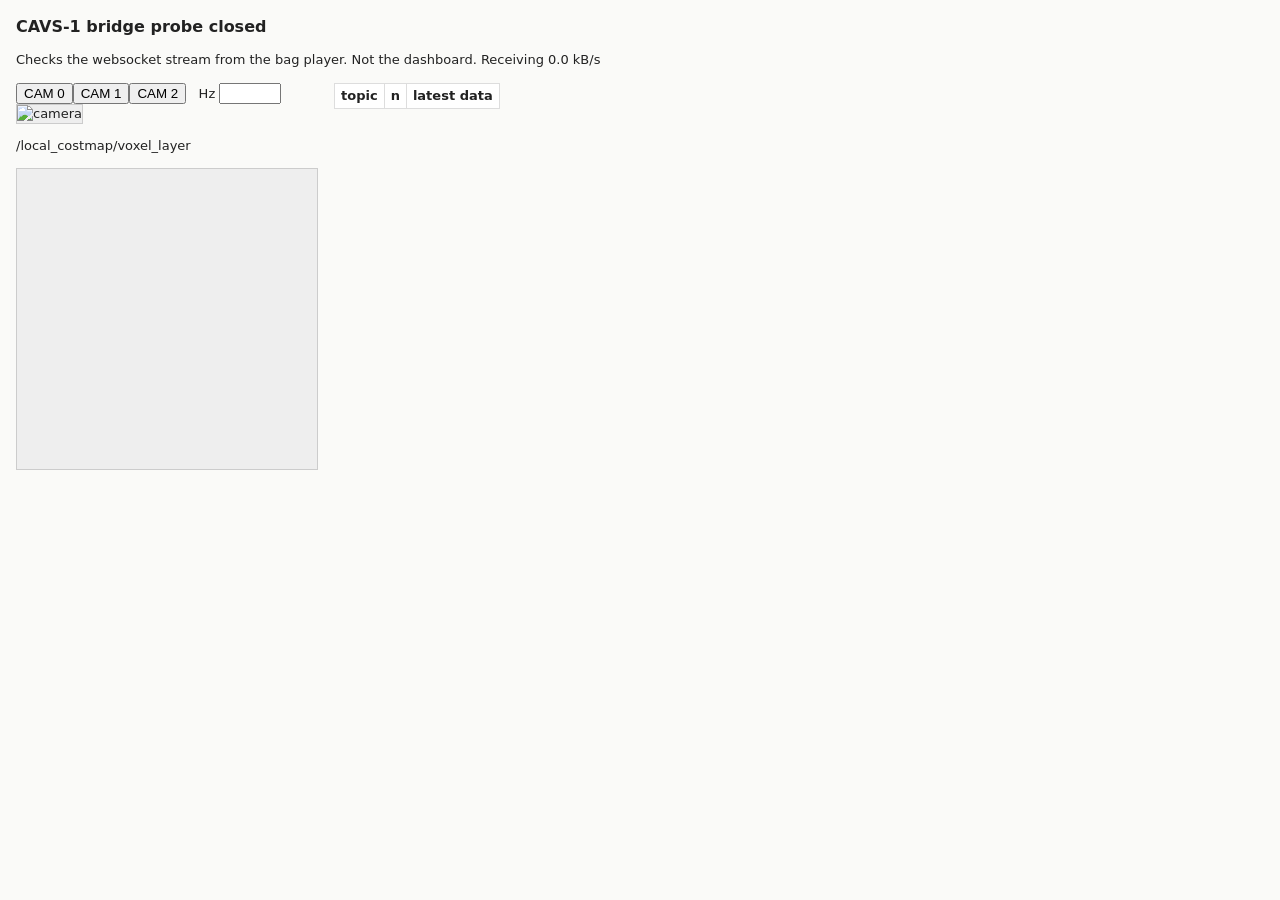
<file: Implementation/bridge/probe.html>
<!doctype html>
<html lang="en">
<head>
<meta charset="utf-8">
<meta name="viewport" content="width=device-width, initial-scale=1">
<title>CAVS-1 bridge probe</title>
<style>
  body { font: 13px/1.4 system-ui, sans-serif; margin: 16px; background: #fafaf8; color: #222; }
  h1 { font-size: 16px; margin: 0 0 8px; }
  .row { display: flex; gap: 16px; flex-wrap: wrap; align-items: flex-start; }
  table { border-collapse: collapse; background: #fff; }
  td, th { border: 1px solid #ddd; padding: 3px 6px; text-align: left; vertical-align: top; }
  td.v { font-family: ui-monospace, monospace; font-size: 11px; max-width: 560px; overflow-wrap: anywhere; }
  img, canvas { border: 1px solid #ccc; background: #eee; image-rendering: pixelated; }
  button.on { background: #222; color: #fff; }
  #status { font-weight: 600; }
</style>
</head>
<body>
<h1>CAVS-1 bridge probe <span id="status">connecting…</span></h1>
<p>Checks the websocket stream from the bag player. Not the dashboard. <span id="rate"></span></p>
<div class="row">
  <div>
    <div>
      <button data-cam="0">CAM 0</button><button data-cam="1">CAM 1</button><button data-cam="2">CAM 2</button>
      &nbsp; Hz <input id="hz" type="number" step="0.5" min="0.2" max="10" style="width:4em">
    </div>
    <img id="cam" width="480" alt="camera"><div id="camInfo"></div>
    <p>/local_costmap/voxel_layer</p>
    <canvas id="grid" width="300" height="300"></canvas><div id="gridInfo"></div>
  </div>
  <table><thead><tr><th>topic</th><th>n</th><th>latest data</th></tr></thead><tbody id="tb"></tbody></table>
</div>
<script>
const ws = new WebSocket(`${location.protocol === "https:" ? "wss" : "ws"}://${location.host}${location.pathname.replace(/[^/]*$/, "")}`);
const rows = {}, counts = {};
let bytes = 0, camTopic = "";
const $ = id => document.getElementById(id);
ws.onopen = () => $("status").textContent = "connected";
ws.onclose = () => $("status").textContent = "closed";
setInterval(() => { $("rate").textContent = `Receiving ${(bytes / 1024).toFixed(1)} kB/s`; bytes = 0; }, 1000);
document.querySelectorAll("[data-cam]").forEach(b => b.onclick = () => ws.send(JSON.stringify({cmd: "camera", id: +b.dataset.cam})));
$("hz").onchange = e => ws.send(JSON.stringify({cmd: "camera_rate", hz: +e.target.value}));
function settings(m) {
  camTopic = `/cam_${m.camera}/image_raw`; $("hz").value = m.camera_hz;
  document.querySelectorAll("[data-cam]").forEach(b => b.classList.toggle("on", +b.dataset.cam === m.camera));
}
function drawGrid(d) {
  const img = new Image();
  img.onload = () => {
    const c = $("grid"), x = c.getContext("2d"); c.width = d.width; c.height = d.height;
    x.drawImage(img, 0, 0); const px = x.getImageData(0, 0, d.width, d.height), p = px.data;
    for (let i = 0; i < p.length; i += 4) {            // value 0..100 -> white..red, 255 (unknown) -> grey
      const v = p[i]; let r = 250, g = 250, b = 248;
      if (v === 255) { r = g = 236; b = 232; } else if (v >= 99) { r = 200; g = 70; b = 60; }
      else if (v > 0) { r = 250 - 20 * v / 99; g = 250 - 100 * v / 99; b = 248 - 140 * v / 99; }
      p[i] = r; p[i + 1] = g; p[i + 2] = b;
    }
    x.putImageData(px, 0, 0);
    c.style.transform = "scaleY(-1)"; c.style.width = c.style.height = "300px";
  };
  img.src = "data:image/png;base64," + d.png;
  $("gridInfo").textContent = `${d.width}×${d.height} cells, ${d.resolution} m/cell, origin (${d.origin_x.toFixed(2)}, ${d.origin_y.toFixed(2)})`;
}
ws.onmessage = ev => {
  bytes += ev.data.length;
  const m = JSON.parse(ev.data);
  if (m.type === "hello" || m.type === "settings") return settings(m);
  const t = m.topic, d = m.data; counts[t] = (counts[t] || 0) + 1;
  if (t === camTopic) {
    $("cam").src = "data:image/jpeg;base64," + d.jpeg;
    $("camInfo").textContent = `${t}  ${d.width}×${d.height} ${d.encoding}  stamp ${d.stamp.toFixed(3)}`;
  }
  if (t === "/local_costmap/voxel_layer") drawGrid(d);
  if (!rows[t]) {
    const tr = document.createElement("tr"); tr.innerHTML = `<td>${t}</td><td></td><td class="v"></td>`;
    rows[t] = tr; [...$("tb").children, tr].sort((a, b) => a.firstChild.textContent.localeCompare(b.firstChild.textContent)).forEach(r => $("tb").appendChild(r));
  }
  const show = {...d}; delete show.png; delete show.jpeg;
  if (show.poses) show.poses = `[${show.poses.length} poses]`;
  rows[t].children[1].textContent = counts[t];
  rows[t].children[2].textContent = JSON.stringify(show).slice(0, 400);
};
</script>
</body>
</html>
</file>
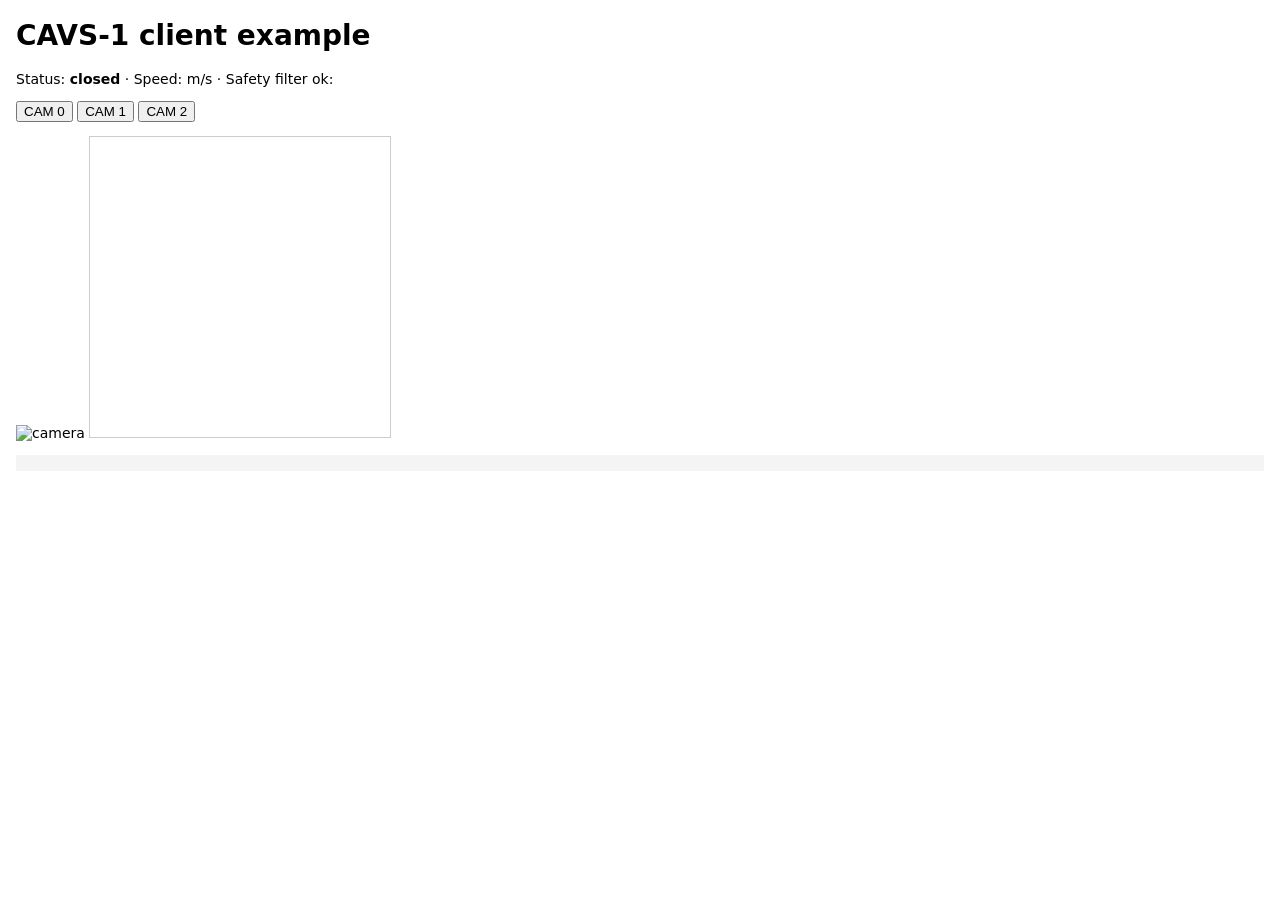
<file: Implementation/client/example.html>
<!doctype html>
<html lang="en">
<head>
<meta charset="utf-8">
<meta name="viewport" content="width=device-width, initial-scale=1">
<title>CAVS-1 client example</title>
<style>
  body { font: 14px system-ui, sans-serif; margin: 16px; }
  canvas { border: 1px solid #ccc; image-rendering: pixelated; width: 300px; height: 300px; transform: scaleY(-1); }
  pre { background: #f4f4f4; padding: 8px; max-height: 200px; overflow: auto; }
</style>
</head>
<body>
<h1>CAVS-1 client example</h1>
<p>Status: <b id="status"></b> · Speed: <b id="speed"></b> m/s · Safety filter ok: <b id="ok"></b></p>
<p><button data-cam="0">CAM 0</button> <button data-cam="1">CAM 1</button> <button data-cam="2">CAM 2</button></p>
<img id="cam" width="320" alt="camera">
<canvas id="grid"></canvas>
<pre id="log"></pre>

<!-- Serve this folder over http (for example: python -m http.server 8000 in Implementation/client),
     then open http://localhost:8000/example.html. Modules do not load from file://. -->
<script type="module">
import { CavsClient, decodeGrid, cameraSrc } from "./cavs-client.js";

const cavs = new CavsClient("ws://localhost:8765/");
const $ = (id) => document.getElementById(id);

cavs.onStatus((s) => ($("status").textContent = s));
cavs.on("/mtx/odom", (d) => ($("speed").textContent = d.linear_x.toFixed(2)));
cavs.on("/mtx/velocity_filter/status", (d) => ($("ok").textContent = d.ok));

for (const c of [0, 1, 2]) cavs.on(`/cam_${c}/image_raw`, (d) => ($("cam").src = cameraSrc(d)));
document.querySelectorAll("[data-cam]").forEach((b) => (b.onclick = () => cavs.setCamera(+b.dataset.cam)));

cavs.on("/local_costmap/costmap", async (d) => {
  const g = await decodeGrid(d);
  const cv = $("grid"); cv.width = g.width; cv.height = g.height;
  const ctx = cv.getContext("2d"), img = ctx.createImageData(g.width, g.height);
  g.values.forEach((v, i) => {
    const shade = v < 0 ? 200 : 255 - Math.round(v * 2.55);   // unknown grey, free white, occupied black
    img.data.set([shade, shade, shade, 255], i * 4);
  });
  ctx.putImageData(img, 0, 0);                                 // canvas is flipped by CSS (row 0 at the bottom)
});

cavs.on("/rosout", (d) => {
  if (d.level >= 30) $("log").textContent = `${d.level} ${d.name}: ${d.msg}\n` + $("log").textContent;
});
cavs.onRestart(() => ($("log").textContent = "(bag restarted)\n"));
</script>
</body>
</html>
</file>
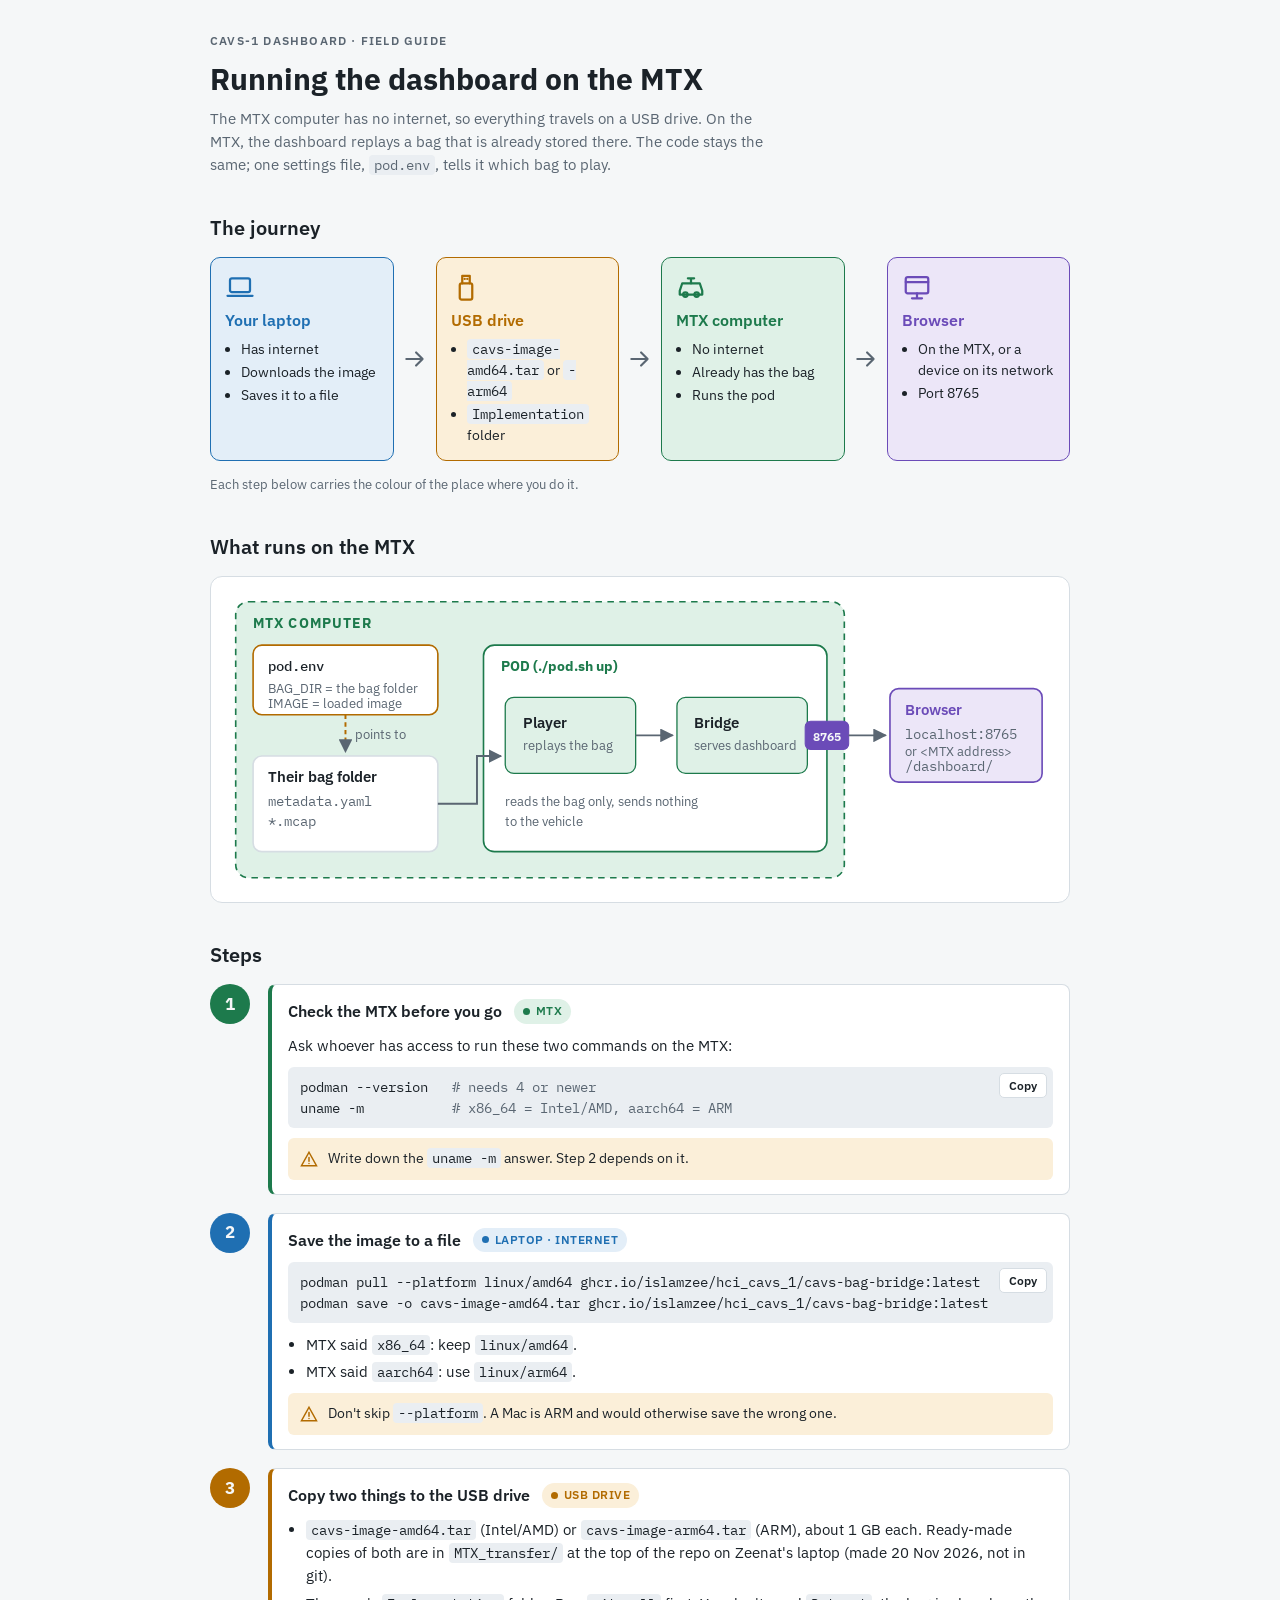
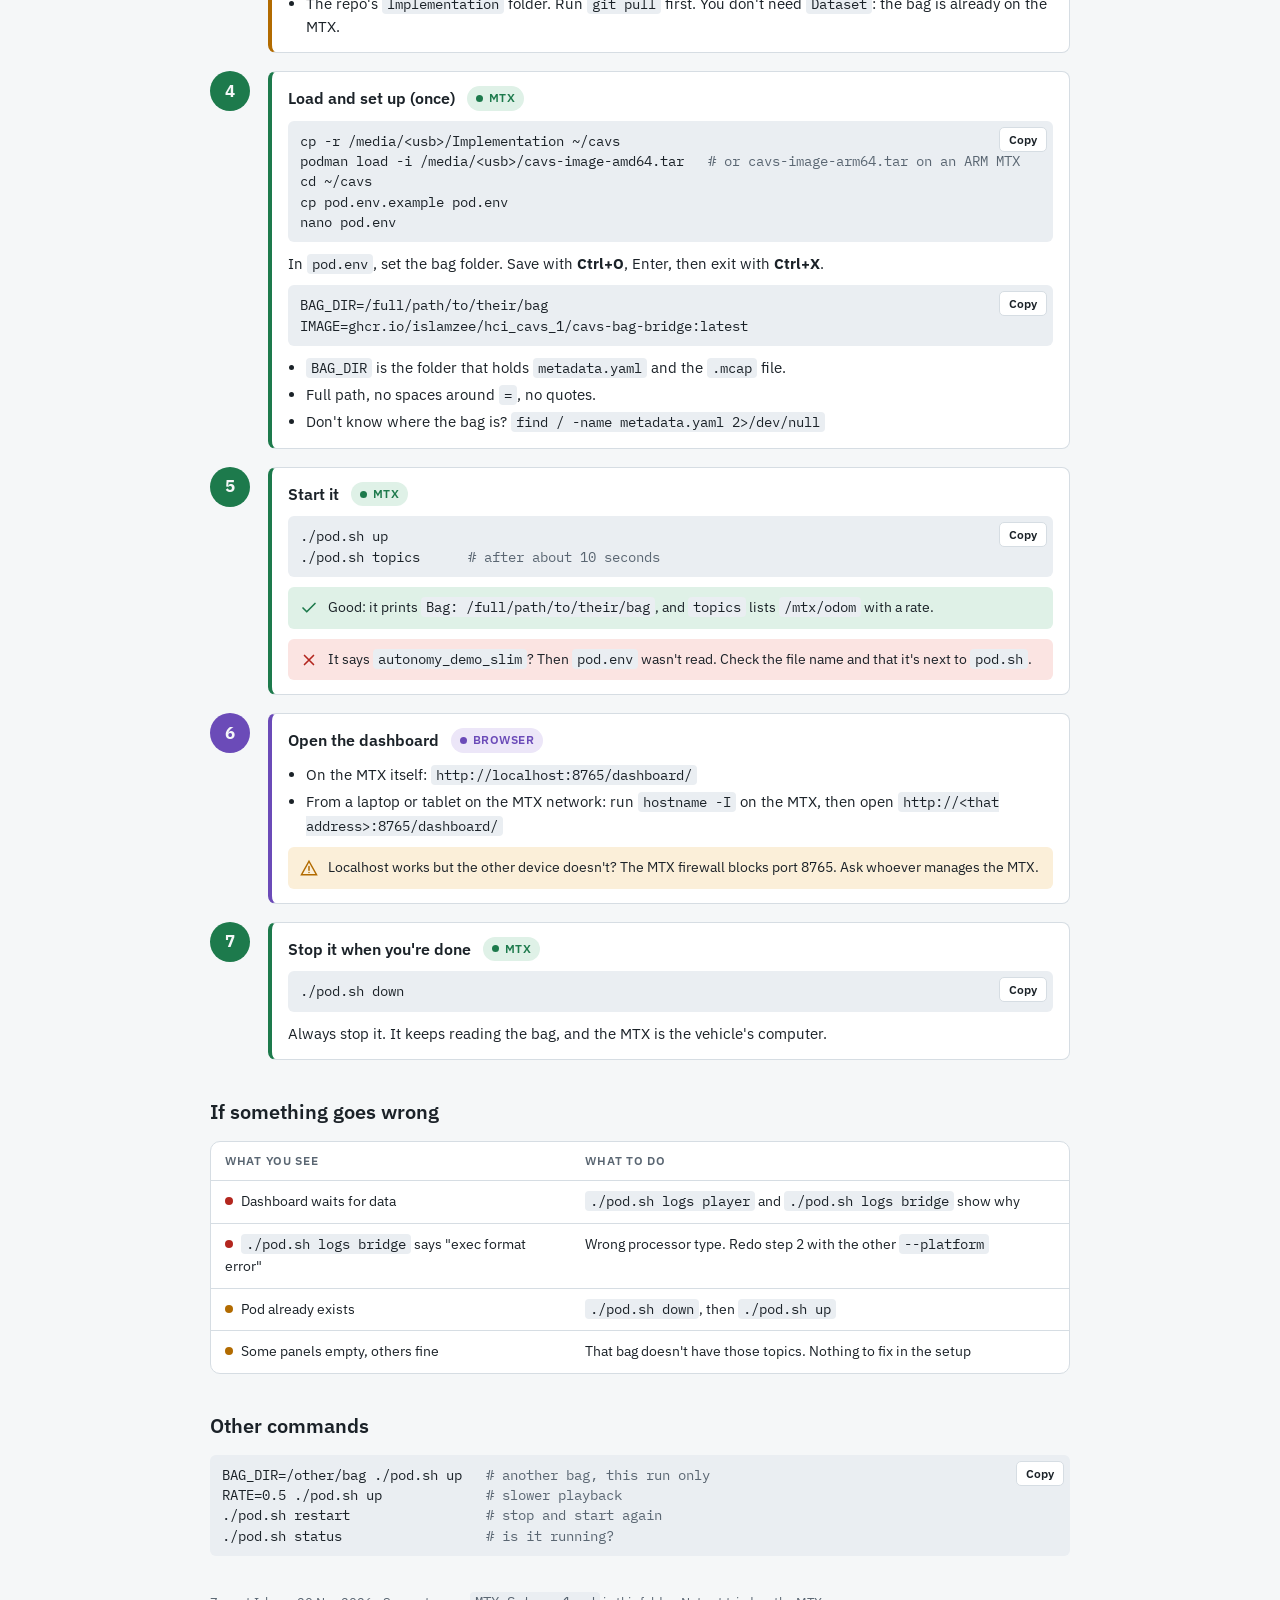
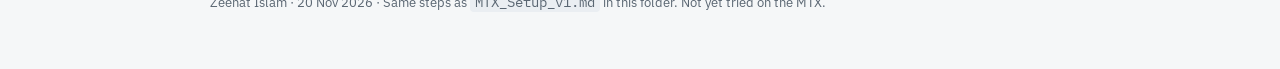
<file: Implementation/MTX_Setup/MTX_Setup_v1.html>
<!doctype html>
<html lang="en">
<head>
<meta charset="utf-8">
<meta name="viewport" content="width=device-width, initial-scale=1">
<title>CAVS-1 on the MTX</title>
<link rel="stylesheet" href="https://fonts.googleapis.com/css2?family=IBM+Plex+Sans:wght@400;500;600;700&family=IBM+Plex+Mono:wght@400;500&display=swap">
<style>
/* Layout: a field guide. Each step is tagged with WHERE it happens; the four places have their own colour,
   used the same way in the two diagrams, the step chips and the step rails. */
:root {
  --bg: #f5f7f8; --fg: #1b2228; --muted: #5a6672; --line: #d6dde3; --card: #ffffff; --code: #eaeef2;
  --laptop: #1f6fb2; --laptop-soft: #e3eef8;
  --usb: #b26b00;    --usb-soft: #fbefd9;
  --mtx: #1d7a4c;    --mtx-soft: #dff1e7;
  --view: #6b4bb8;   --view-soft: #ece6f8;
  --bad: #b3261e;    --bad-soft: #fbe4e2;
  --sans: "IBM Plex Sans", system-ui, -apple-system, "Segoe UI", sans-serif;
  --mono: "IBM Plex Mono", ui-monospace, Menlo, Consolas, monospace;
}
@media (prefers-color-scheme: dark) { :root:not([data-theme="light"]) {
  --bg: #12171b; --fg: #e2e7eb; --muted: #9aa6b1; --line: #2a333b; --card: #1a2127; --code: #222b33;
  --laptop: #6db3ec; --laptop-soft: #17293a; --usb: #f0b54e; --usb-soft: #33280f;
  --mtx: #5ccf93; --mtx-soft: #12301f; --view: #b49af0; --view-soft: #261f3a;
  --bad: #f2867d; --bad-soft: #3a1b19; color-scheme: dark } }
:root[data-theme="dark"] {
  --bg: #12171b; --fg: #e2e7eb; --muted: #9aa6b1; --line: #2a333b; --card: #1a2127; --code: #222b33;
  --laptop: #6db3ec; --laptop-soft: #17293a; --usb: #f0b54e; --usb-soft: #33280f;
  --mtx: #5ccf93; --mtx-soft: #12301f; --view: #b49af0; --view-soft: #261f3a;
  --bad: #f2867d; --bad-soft: #3a1b19; color-scheme: dark }

body { background: var(--bg); color: var(--fg); font-family: var(--sans); font-size: 15px; line-height: 1.55; }
.wrap { max-width: 860px; margin: 0 auto; padding-block: 32px 56px;
  padding-left: max(16px, env(safe-area-inset-left, 0px)); padding-right: max(16px, env(safe-area-inset-right, 0px));
  display: flex; flex-direction: column; gap: 36px; }
h1 { font-size: 30px; line-height: 1.2; margin: 0; font-weight: 700; text-wrap: balance; }
h2 { font-size: 20px; margin: 0; font-weight: 600; text-wrap: balance; }
h3 { font-size: 16px; margin: 0; font-weight: 600; }
p { margin: 0; }
.lead { color: var(--muted); max-width: 64ch; }
.eyebrow { font-size: 12px; letter-spacing: .1em; text-transform: uppercase; color: var(--muted); font-weight: 600; }
section { display: flex; flex-direction: column; gap: 14px; }
code { font-family: var(--mono); font-size: 13.5px; background: var(--code); padding: 1px 5px; border-radius: 4px; overflow-wrap: anywhere; }

/* place colours */
.laptop { --c: var(--laptop); --s: var(--laptop-soft); }
.usb    { --c: var(--usb);    --s: var(--usb-soft); }
.mtx    { --c: var(--mtx);    --s: var(--mtx-soft); }
.view   { --c: var(--view);   --s: var(--view-soft); }
.chip { display: inline-flex; align-items: center; gap: 6px; font-size: 12px; font-weight: 600; letter-spacing: .04em;
  text-transform: uppercase; color: var(--c); background: var(--s); padding: 3px 9px; border-radius: 999px; white-space: nowrap; }
.chip::before { content: ""; width: 7px; height: 7px; border-radius: 50%; background: var(--c); }

/* diagram 1: the journey */
.journey { display: grid; grid-template-columns: 1fr auto 1fr auto 1fr auto 1fr; align-items: stretch; gap: 8px; }
.node { background: var(--s); border: 1.5px solid var(--c); border-radius: 10px; padding: 14px; display: flex; flex-direction: column; gap: 6px; min-width: 0; }
.node .icon { width: 30px; height: 30px; color: var(--c); }
.node h3 { color: var(--c); }
.node ul { margin: 0; padding-left: 16px; font-size: 13.5px; display: flex; flex-direction: column; gap: 2px; }
.arrow { display: grid; place-items: center; color: var(--muted); }
.arrow svg { width: 26px; height: 26px; }
.legend-note { font-size: 13px; color: var(--muted); }
@media (max-width: 760px) {
  .journey { grid-template-columns: 1fr; }
  .arrow svg { transform: rotate(90deg); }
}

/* diagram 2: inside the MTX */
.figure { background: var(--card); border: 1px solid var(--line); border-radius: 12px; padding: 16px; overflow-x: auto; }
.figure svg { display: block; width: 100%; min-width: 640px; height: auto; }
.figure text { font-family: var(--sans); fill: var(--fg); }
.figure .small { font-size: 12px; fill: var(--muted); }
.figure .mono { font-family: var(--mono); font-size: 12.5px; }

/* steps */
.steps { display: flex; flex-direction: column; gap: 18px; }
.step { display: grid; grid-template-columns: 44px 1fr; gap: 14px; }
.step .num { width: 40px; height: 40px; border-radius: 50%; background: var(--c); color: var(--bg); font-weight: 700;
  font-size: 17px; display: grid; place-items: center; }
.step .body { min-width: 0; background: var(--card); border: 1px solid var(--line); border-left: 4px solid var(--c);
  border-radius: 8px; padding: 14px 16px; display: flex; flex-direction: column; gap: 10px; }
.step .head { display: flex; flex-wrap: wrap; align-items: center; gap: 8px 12px; }
.step ul { margin: 0; padding-left: 18px; display: flex; flex-direction: column; gap: 4px; }

.cmd { position: relative; background: var(--code); border-radius: 6px; }
.cmd pre { margin: 0; padding: 10px 76px 10px 12px; overflow-x: auto; font-family: var(--mono); font-size: 13.5px; line-height: 1.5; }
.cmd .c { color: var(--muted); }
.copy { position: absolute; top: 6px; right: 6px; font: 600 12px var(--sans); color: var(--fg); background: var(--card);
  border: 1px solid var(--line); border-radius: 5px; padding: 4px 9px; cursor: pointer; }
.copy:hover { border-color: var(--muted); }
.copy:focus-visible { outline: 2px solid var(--laptop); outline-offset: 2px; }

.note { border-radius: 6px; padding: 10px 12px; font-size: 14px; display: flex; gap: 10px; align-items: flex-start; }
.note svg { flex: none; width: 18px; height: 18px; margin-top: 2px; }
.ok   { background: var(--mtx-soft); color: var(--fg); } .ok svg { color: var(--mtx); }
.warn { background: var(--usb-soft); color: var(--fg); } .warn svg { color: var(--usb); }
.stop { background: var(--bad-soft); color: var(--fg); } .stop svg { color: var(--bad); }

/* troubleshooting */
.tablewrap { overflow-x: auto; border: 1px solid var(--line); border-radius: 10px; background: var(--card); }
table { border-collapse: collapse; width: 100%; font-size: 14px; }
th, td { text-align: left; padding: 10px 14px; border-bottom: 1px solid var(--line); vertical-align: top; }
th { font-size: 12px; text-transform: uppercase; letter-spacing: .06em; color: var(--muted); font-weight: 600; }
tr:last-child td { border-bottom: 0; }
td:first-child { width: 42%; }
.sev { display: inline-block; width: 8px; height: 8px; border-radius: 50%; background: var(--bad); margin-right: 8px; vertical-align: 1px; }
.sev.mild { background: var(--usb); }
footer { color: var(--muted); font-size: 13px; }
@media (prefers-reduced-motion: no-preference) { .copy { transition: border-color .15s; } }
</style>
<style>body{margin:0}</style>
</head>
<body>

<div class="wrap">
  <header style="display:flex;flex-direction:column;gap:10px">
    <span class="eyebrow">CAVS-1 dashboard · field guide</span>
    <h1>Running the dashboard on the MTX</h1>
    <p class="lead">The MTX computer has no internet, so everything travels on a USB drive. On the MTX, the dashboard replays a bag that is already stored there. The code stays the same; one settings file, <code>pod.env</code>, tells it which bag to play.</p>
  </header>

  <!-- Diagram 1 -->
  <section>
    <h2>The journey</h2>
    <div class="journey" role="img" aria-label="Laptop with internet, then USB drive, then the MTX computer, then a browser on the MTX network">
      <div class="node laptop">
        <svg class="icon" viewBox="0 0 24 24" fill="none" stroke="currentColor" stroke-width="1.8" stroke-linecap="round" stroke-linejoin="round"><rect x="4" y="5" width="16" height="11" rx="1.5"/><path d="M2 19h20"/></svg>
        <h3>Your laptop</h3>
        <ul><li>Has internet</li><li>Downloads the image</li><li>Saves it to a file</li></ul>
      </div>
      <div class="arrow"><svg viewBox="0 0 24 24" fill="none" stroke="currentColor" stroke-width="2" stroke-linecap="round" stroke-linejoin="round"><path d="M4 12h15M13 6l6 6-6 6"/></svg></div>
      <div class="node usb">
        <svg class="icon" viewBox="0 0 24 24" fill="none" stroke="currentColor" stroke-width="1.8" stroke-linecap="round" stroke-linejoin="round"><rect x="7" y="9" width="10" height="13" rx="1.5"/><path d="M9 9V3h6v6M11 5.5h0M13 5.5h0"/></svg>
        <h3>USB drive</h3>
        <ul><li><code>cavs-image-amd64.tar</code> or <code>-arm64</code></li><li><code>Implementation</code> folder</li></ul>
      </div>
      <div class="arrow"><svg viewBox="0 0 24 24" fill="none" stroke="currentColor" stroke-width="2" stroke-linecap="round" stroke-linejoin="round"><path d="M4 12h15M13 6l6 6-6 6"/></svg></div>
      <div class="node mtx">
        <svg class="icon" viewBox="0 0 24 24" fill="none" stroke="currentColor" stroke-width="1.8" stroke-linecap="round" stroke-linejoin="round"><path d="M3 15l2-6h14l2 6v3H3z"/><circle cx="7.5" cy="18" r="1.8"/><circle cx="16.5" cy="18" r="1.8"/><path d="M12 9V5M9.5 5h5"/></svg>
        <h3>MTX computer</h3>
        <ul><li>No internet</li><li>Already has the bag</li><li>Runs the pod</li></ul>
      </div>
      <div class="arrow"><svg viewBox="0 0 24 24" fill="none" stroke="currentColor" stroke-width="2" stroke-linecap="round" stroke-linejoin="round"><path d="M4 12h15M13 6l6 6-6 6"/></svg></div>
      <div class="node view">
        <svg class="icon" viewBox="0 0 24 24" fill="none" stroke="currentColor" stroke-width="1.8" stroke-linecap="round" stroke-linejoin="round"><rect x="3" y="4" width="18" height="13" rx="1.5"/><path d="M3 8h18M8 21h8M12 17v4"/></svg>
        <h3>Browser</h3>
        <ul><li>On the MTX, or a device on its network</li><li>Port 8765</li></ul>
      </div>
    </div>
    <p class="legend-note">Each step below carries the colour of the place where you do it.</p>
  </section>

  <!-- Diagram 2 -->
  <section>
    <h2>What runs on the MTX</h2>
    <div class="figure">
      <svg viewBox="0 0 760 270" role="img" aria-label="pod.env points pod.sh at the bag folder; the player reads the bag and passes it to the bridge, which serves the dashboard on port 8765">
        <defs>
          <marker id="ah" viewBox="0 0 10 10" refX="9" refY="5" markerWidth="7" markerHeight="7" orient="auto-start-reverse">
            <path d="M0 0L10 5L0 10z" style="fill:var(--muted)"/></marker>
        </defs>
        <!-- MTX boundary -->
        <rect x="8" y="8" width="560" height="254" rx="12" style="fill:var(--mtx-soft);stroke:var(--mtx)" stroke-width="1.5" stroke-dasharray="6 5"/>
        <text x="24" y="32" style="fill:var(--mtx)" font-weight="700" font-size="13" letter-spacing="1">MTX COMPUTER</text>

        <!-- pod.env -->
        <rect x="24" y="48" width="170" height="64" rx="8" style="fill:var(--card);stroke:var(--usb)" stroke-width="1.5"/>
        <text x="38" y="72" class="mono" font-weight="500">pod.env</text>
        <text x="38" y="92" class="small">BAG_DIR = the bag folder</text>
        <text x="38" y="106" class="small">IMAGE = loaded image</text>

        <!-- bag folder -->
        <rect x="24" y="150" width="170" height="88" rx="8" style="fill:var(--card);stroke:var(--line)" stroke-width="1.5"/>
        <text x="38" y="174" font-weight="600" font-size="14">Their bag folder</text>
        <text x="38" y="196" class="small mono">metadata.yaml</text>
        <text x="38" y="214" class="small mono">*.mcap</text>
        <path d="M109 112 V146" style="stroke:var(--usb)" stroke-width="1.8" stroke-dasharray="4 3" marker-end="url(#ah)"/>
        <text x="118" y="134" class="small">points to</text>

        <!-- pod -->
        <rect x="236" y="48" width="316" height="190" rx="10" style="fill:var(--card);stroke:var(--mtx)" stroke-width="1.5"/>
        <text x="252" y="72" font-weight="700" font-size="13" style="fill:var(--mtx)">POD  (./pod.sh up)</text>
        <rect x="256" y="96" width="120" height="70" rx="8" style="fill:var(--mtx-soft);stroke:var(--mtx)" stroke-width="1.2"/>
        <text x="272" y="124" font-weight="600" font-size="14">Player</text>
        <text x="272" y="144" class="small">replays the bag</text>
        <rect x="414" y="96" width="120" height="70" rx="8" style="fill:var(--mtx-soft);stroke:var(--mtx)" stroke-width="1.2"/>
        <text x="430" y="124" font-weight="600" font-size="14">Bridge</text>
        <text x="430" y="144" class="small">serves dashboard</text>
        <path d="M376 131 H410" style="stroke:var(--muted)" stroke-width="1.8" marker-end="url(#ah)"/>
        <text x="256" y="196" class="small">reads the bag only, sends nothing</text>
        <text x="256" y="214" class="small">to the vehicle</text>
        <path d="M194 194 H230 V150 H252" fill="none" style="stroke:var(--muted)" stroke-width="1.8" marker-end="url(#ah)"/>

        <!-- port + viewer -->
        <rect x="532" y="118" width="40" height="26" rx="5" style="fill:var(--view);stroke:var(--view)"/>
        <text x="552" y="136" text-anchor="middle" font-size="11" font-weight="700" style="fill:var(--bg)">8765</text>
        <path d="M572 131 H606" style="stroke:var(--muted)" stroke-width="1.8" marker-end="url(#ah)"/>
        <rect x="610" y="88" width="140" height="86" rx="8" style="fill:var(--view-soft);stroke:var(--view)" stroke-width="1.5"/>
        <text x="624" y="112" font-weight="600" font-size="14" style="fill:var(--view)">Browser</text>
        <text x="624" y="134" class="small mono">localhost:8765</text>
        <text x="624" y="150" class="small">or &lt;MTX address&gt;</text>
        <text x="624" y="164" class="small mono">/dashboard/</text>
      </svg>
    </div>
  </section>

  <!-- Steps -->
  <section>
    <h2>Steps</h2>
    <div class="steps">

      <div class="step mtx"><div class="num">1</div><div class="body">
        <div class="head"><h3>Check the MTX before you go</h3><span class="chip mtx">MTX</span></div>
        <p>Ask whoever has access to run these two commands on the MTX:</p>
        <div class="cmd"><pre>podman --version   <span class="c"># needs 4 or newer</span>
uname -m           <span class="c"># x86_64 = Intel/AMD, aarch64 = ARM</span></pre><button class="copy" type="button">Copy</button></div>
        <div class="note warn"><svg viewBox="0 0 24 24" fill="none" stroke="currentColor" stroke-width="2" stroke-linecap="round"><path d="M12 3l10 18H2z"/><path d="M12 10v5M12 18h0"/></svg><span>Write down the <code>uname -m</code> answer. Step 2 depends on it.</span></div>
      </div></div>

      <div class="step laptop"><div class="num">2</div><div class="body">
        <div class="head"><h3>Save the image to a file</h3><span class="chip laptop">Laptop · internet</span></div>
        <div class="cmd"><pre>podman pull --platform linux/amd64 ghcr.io/islamzee/hci_cavs_1/cavs-bag-bridge:latest
podman save -o cavs-image-amd64.tar ghcr.io/islamzee/hci_cavs_1/cavs-bag-bridge:latest</pre><button class="copy" type="button">Copy</button></div>
        <ul>
          <li>MTX said <code>x86_64</code>: keep <code>linux/amd64</code>.</li>
          <li>MTX said <code>aarch64</code>: use <code>linux/arm64</code>.</li>
        </ul>
        <div class="note warn"><svg viewBox="0 0 24 24" fill="none" stroke="currentColor" stroke-width="2" stroke-linecap="round"><path d="M12 3l10 18H2z"/><path d="M12 10v5M12 18h0"/></svg><span>Don't skip <code>--platform</code>. A Mac is ARM and would otherwise save the wrong one.</span></div>
      </div></div>

      <div class="step usb"><div class="num">3</div><div class="body">
        <div class="head"><h3>Copy two things to the USB drive</h3><span class="chip usb">USB drive</span></div>
        <ul>
          <li><code>cavs-image-amd64.tar</code> (Intel/AMD) or <code>cavs-image-arm64.tar</code> (ARM), about 1 GB each. Ready-made copies of both are in <code>MTX_transfer/</code> at the top of the repo on Zeenat's laptop (made 20 Nov 2026, not in git).</li>
          <li>The repo's <code>Implementation</code> folder. Run <code>git pull</code> first. You don't need <code>Dataset</code>: the bag is already on the MTX.</li>
        </ul>
      </div></div>

      <div class="step mtx"><div class="num">4</div><div class="body">
        <div class="head"><h3>Load and set up (once)</h3><span class="chip mtx">MTX</span></div>
        <div class="cmd"><pre>cp -r /media/&lt;usb&gt;/Implementation ~/cavs
podman load -i /media/&lt;usb&gt;/cavs-image-amd64.tar   <span class="c"># or cavs-image-arm64.tar on an ARM MTX</span>
cd ~/cavs
cp pod.env.example pod.env
nano pod.env</pre><button class="copy" type="button">Copy</button></div>
        <p>In <code>pod.env</code>, set the bag folder. Save with <b>Ctrl+O</b>, Enter, then exit with <b>Ctrl+X</b>.</p>
        <div class="cmd"><pre>BAG_DIR=/full/path/to/their/bag
IMAGE=ghcr.io/islamzee/hci_cavs_1/cavs-bag-bridge:latest</pre><button class="copy" type="button">Copy</button></div>
        <ul>
          <li><code>BAG_DIR</code> is the folder that holds <code>metadata.yaml</code> and the <code>.mcap</code> file.</li>
          <li>Full path, no spaces around <code>=</code>, no quotes.</li>
          <li>Don't know where the bag is? <code>find / -name metadata.yaml 2&gt;/dev/null</code></li>
        </ul>
      </div></div>

      <div class="step mtx"><div class="num">5</div><div class="body">
        <div class="head"><h3>Start it</h3><span class="chip mtx">MTX</span></div>
        <div class="cmd"><pre>./pod.sh up
./pod.sh topics      <span class="c"># after about 10 seconds</span></pre><button class="copy" type="button">Copy</button></div>
        <div class="note ok"><svg viewBox="0 0 24 24" fill="none" stroke="currentColor" stroke-width="2.2" stroke-linecap="round" stroke-linejoin="round"><path d="M4 12l5 5L20 6"/></svg><span>Good: it prints <code>Bag: /full/path/to/their/bag</code>, and <code>topics</code> lists <code>/mtx/odom</code> with a rate.</span></div>
        <div class="note stop"><svg viewBox="0 0 24 24" fill="none" stroke="currentColor" stroke-width="2.2" stroke-linecap="round"><path d="M6 6l12 12M18 6L6 18"/></svg><span>It says <code>autonomy_demo_slim</code>? Then <code>pod.env</code> wasn't read. Check the file name and that it's next to <code>pod.sh</code>.</span></div>
      </div></div>

      <div class="step view"><div class="num">6</div><div class="body">
        <div class="head"><h3>Open the dashboard</h3><span class="chip view">Browser</span></div>
        <ul>
          <li>On the MTX itself: <code>http://localhost:8765/dashboard/</code></li>
          <li>From a laptop or tablet on the MTX network: run <code>hostname -I</code> on the MTX, then open <code>http://&lt;that address&gt;:8765/dashboard/</code></li>
        </ul>
        <div class="note warn"><svg viewBox="0 0 24 24" fill="none" stroke="currentColor" stroke-width="2" stroke-linecap="round"><path d="M12 3l10 18H2z"/><path d="M12 10v5M12 18h0"/></svg><span>Localhost works but the other device doesn't? The MTX firewall blocks port 8765. Ask whoever manages the MTX.</span></div>
      </div></div>

      <div class="step mtx"><div class="num">7</div><div class="body">
        <div class="head"><h3>Stop it when you're done</h3><span class="chip mtx">MTX</span></div>
        <div class="cmd"><pre>./pod.sh down</pre><button class="copy" type="button">Copy</button></div>
        <p>Always stop it. It keeps reading the bag, and the MTX is the vehicle's computer.</p>
      </div></div>
    </div>
  </section>

  <!-- Troubleshooting -->
  <section>
    <h2>If something goes wrong</h2>
    <div class="tablewrap"><table>
      <thead><tr><th>What you see</th><th>What to do</th></tr></thead>
      <tbody>
        <tr><td><span class="sev"></span>Dashboard waits for data</td><td><code>./pod.sh logs player</code> and <code>./pod.sh logs bridge</code> show why</td></tr>
        <tr><td><span class="sev"></span><code>./pod.sh logs bridge</code> says "exec format error"</td><td>Wrong processor type. Redo step 2 with the other <code>--platform</code></td></tr>
        <tr><td><span class="sev mild"></span>Pod already exists</td><td><code>./pod.sh down</code>, then <code>./pod.sh up</code></td></tr>
        <tr><td><span class="sev mild"></span>Some panels empty, others fine</td><td>That bag doesn't have those topics. Nothing to fix in the setup</td></tr>
      </tbody>
    </table></div>
  </section>

  <section>
    <h2>Other commands</h2>
    <div class="cmd"><pre>BAG_DIR=/other/bag ./pod.sh up   <span class="c"># another bag, this run only</span>
RATE=0.5 ./pod.sh up             <span class="c"># slower playback</span>
./pod.sh restart                 <span class="c"># stop and start again</span>
./pod.sh status                  <span class="c"># is it running?</span></pre><button class="copy" type="button">Copy</button></div>
  </section>

  <footer>Zeenat Islam · 20 Nov 2026 · Same steps as <code>MTX_Setup_v1.md</code> in this folder. Not yet tried on the MTX.</footer>
</div>

<script>
document.querySelectorAll(".copy").forEach((btn) => {
  btn.addEventListener("click", () => {
    const pre = btn.parentElement.querySelector("pre");
    const text = pre.innerText.split("\n").map((l) => l.replace(/\s+#.*$/, "")).join("\n").trim();
    const done = () => { btn.textContent = "Copied"; setTimeout(() => (btn.textContent = "Copy"), 1500); };
    const select = () => { const r = document.createRange(); r.selectNodeContents(pre); const s = getSelection(); s.removeAllRanges(); s.addRange(r); btn.textContent = "Selected"; setTimeout(() => (btn.textContent = "Copy"), 1500); };
    try { navigator.clipboard.writeText(text).then(done, select); } catch { select(); }
  });
});
</script>
</body>
</html>
</file>
